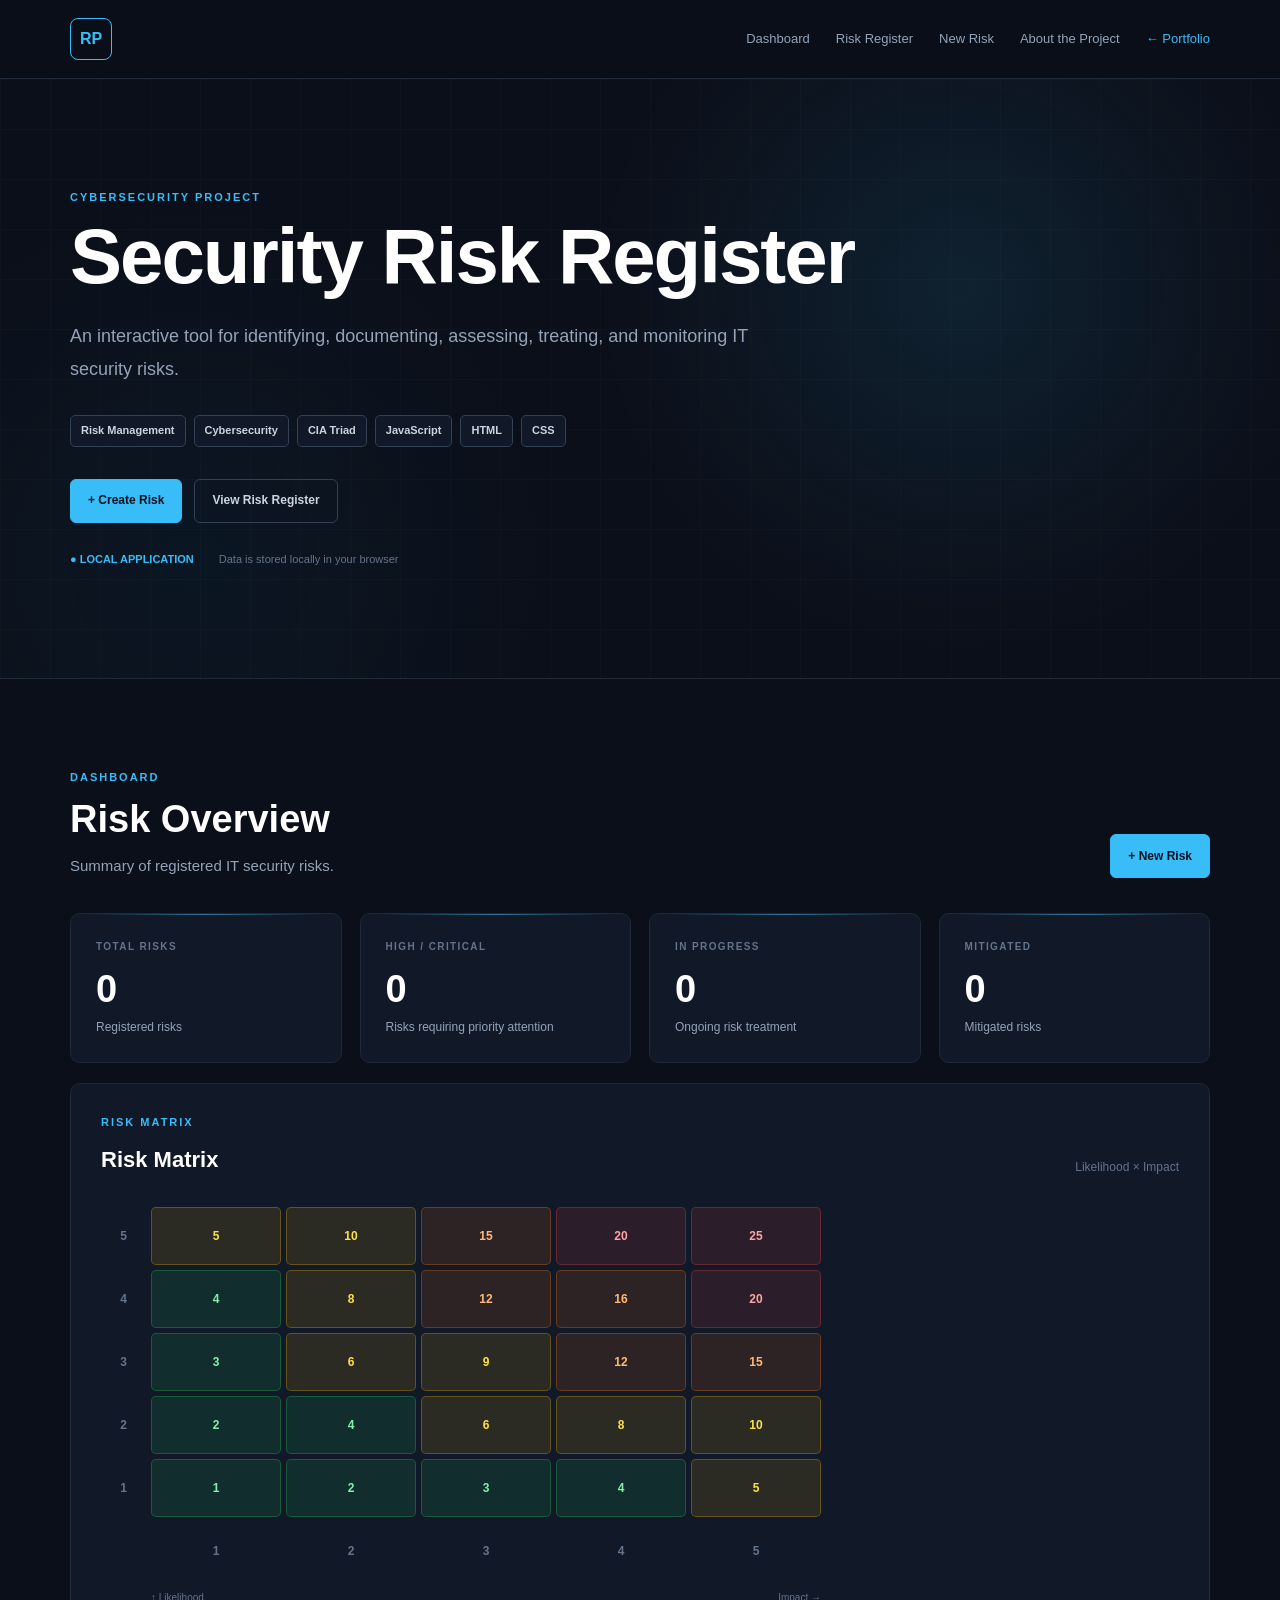
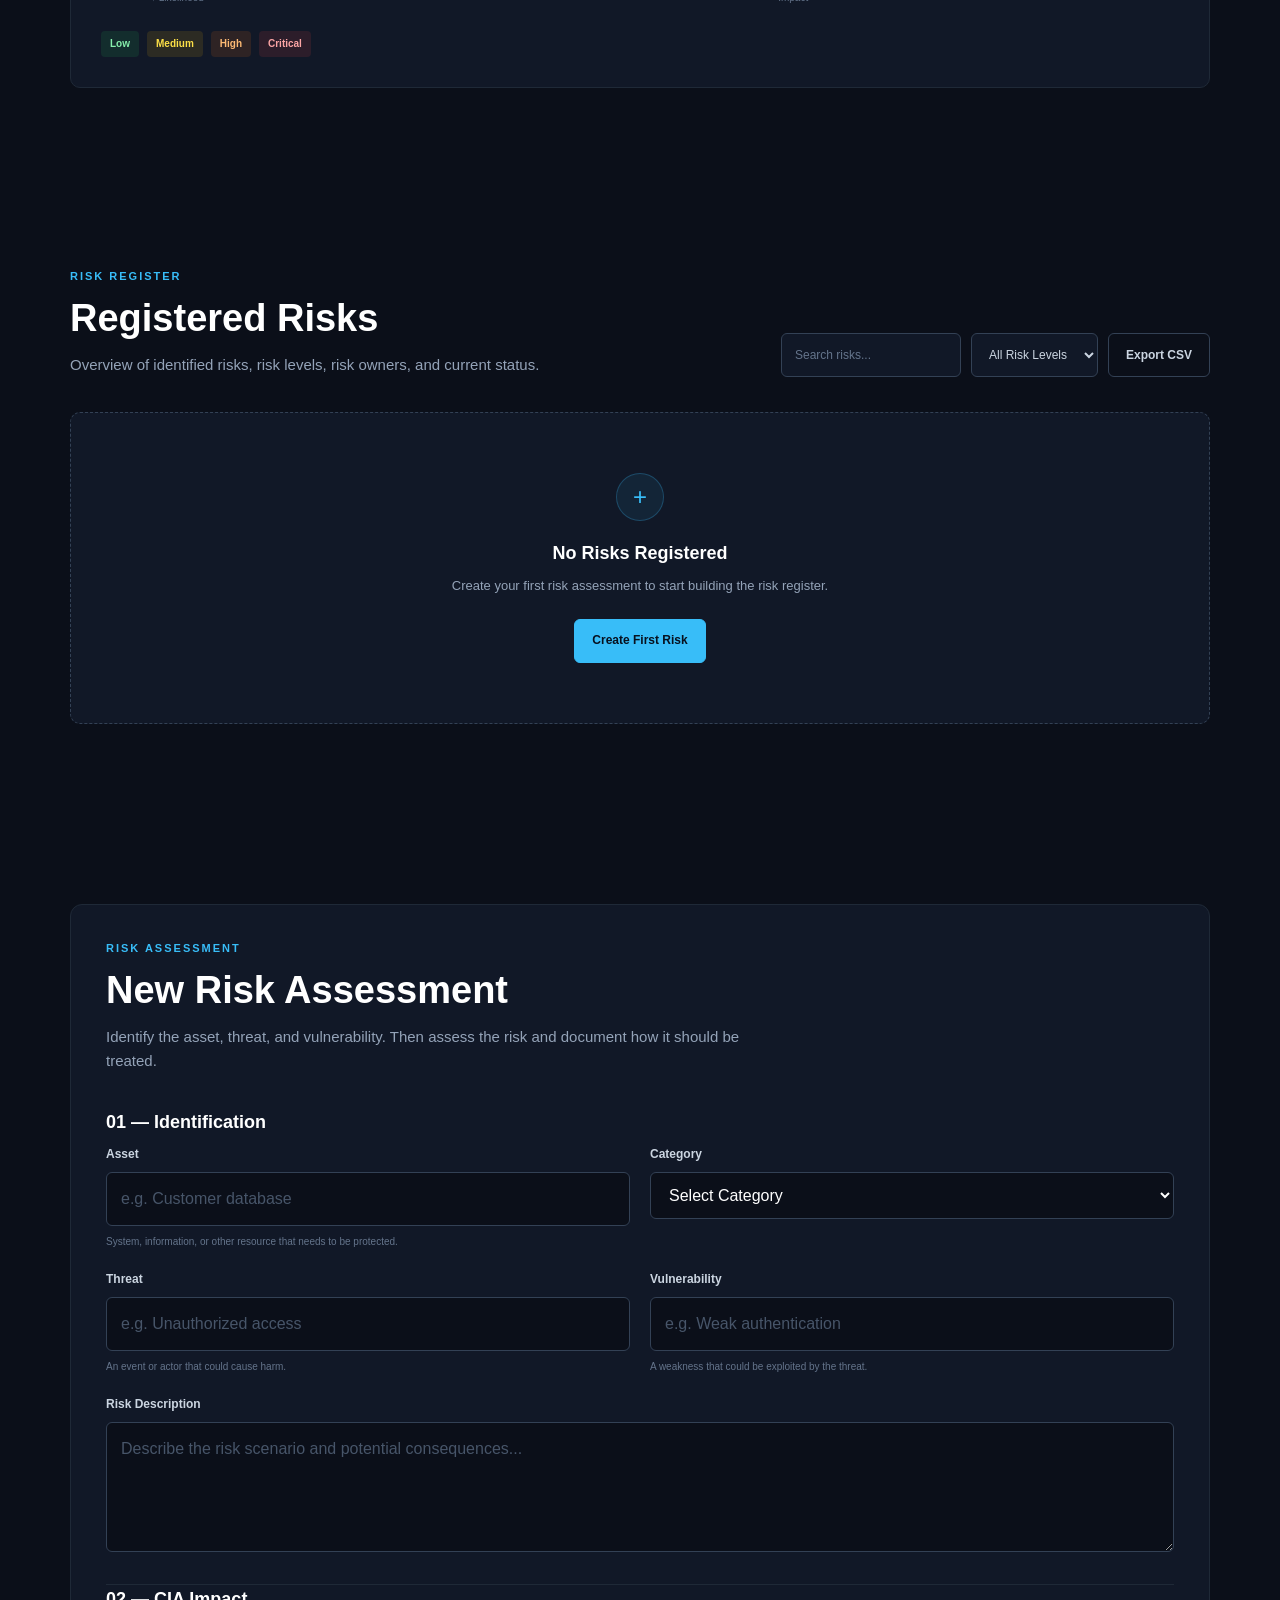
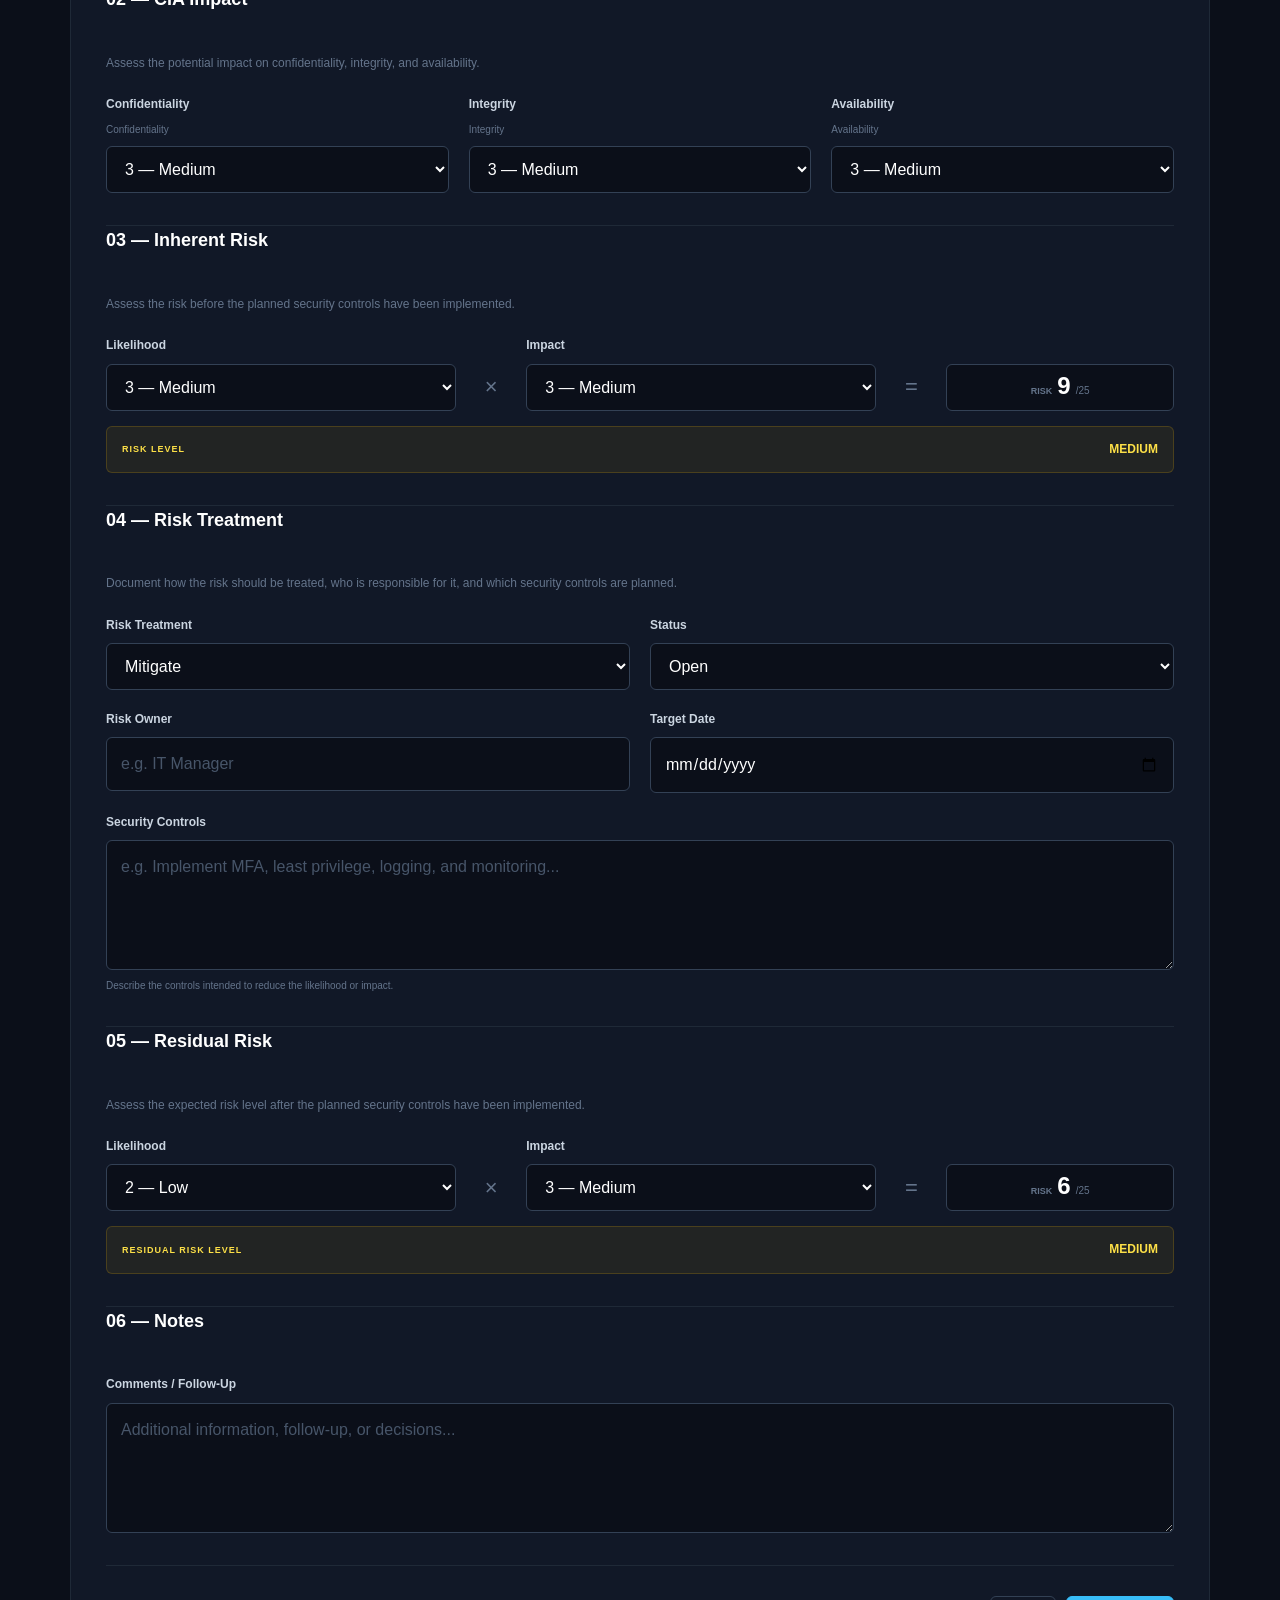
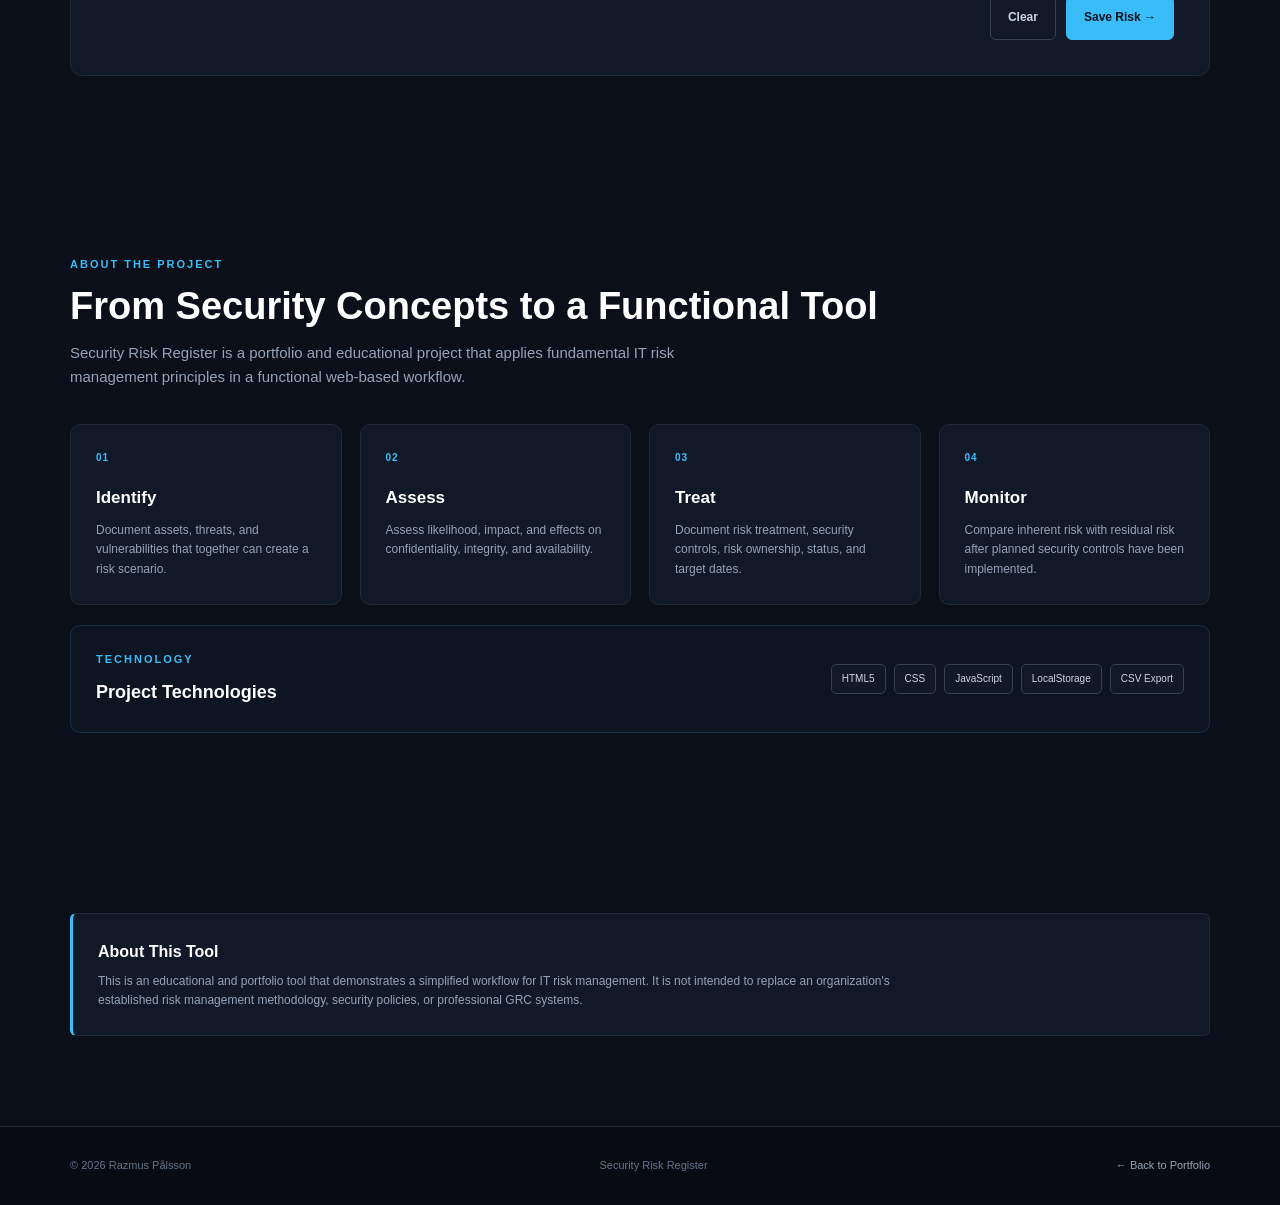
<file: RIAprojekt/risk-register.html>
<!DOCTYPE html>
<html lang="en">

<head>
    <meta charset="UTF-8">

    <meta
        name="viewport"
        content="width=device-width, initial-scale=1.0"
    >

    <meta
        name="description"
        content="Security Risk Register - an interactive tool for identifying, assessing, treating, and monitoring IT security risks."
    >

    <title>Security Risk Register | Razmus Pålsson</title>

    <link rel="stylesheet" href="risk-register.css">
</head>


<body>

    <!-- =====================================================
         HEADER
         ===================================================== -->

    <header class="header">

        <nav class="navbar">

            <a
                href="../index.html"
                class="logo"
                aria-label="Back to portfolio"
            >
                RP
            </a>


            <div class="nav-links">

                <a href="#dashboard">
                    Dashboard
                </a>

                <a href="#risk-register">
                    Risk Register
                </a>

                <a href="#new-risk">
                    New Risk
                </a>

                <a href="#about-project">
                    About the Project
                </a>

                <a
                    href="../index.html"
                    class="portfolio-link"
                >
                    ← Portfolio
                </a>

            </div>

        </nav>

    </header>



    <!-- =====================================================
         MAIN
         ===================================================== -->

    <main>


        <!-- =================================================
             HERO
             ================================================= -->

        <section class="hero">

            <div class="hero-content">

                <p class="section-label">
                    CYBERSECURITY PROJECT
                </p>


                <h1>
                    Security Risk Register
                </h1>


                <p class="hero-description">
                    An interactive tool for identifying,
                    documenting, assessing, treating, and monitoring
                    IT security risks.
                </p>


                <div class="project-tags">

                    <span>Risk Management</span>
                    <span>Cybersecurity</span>
                    <span>CIA Triad</span>
                    <span>JavaScript</span>
                    <span>HTML</span>
                    <span>CSS</span>

                </div>


                <div class="hero-actions">

                    <a
                        href="#new-risk"
                        class="primary-button"
                    >
                        + Create Risk
                    </a>

                    <a
                        href="#risk-register"
                        class="secondary-button"
                    >
                        View Risk Register
                    </a>

                </div>


                <div class="hero-info">

                    <span>
                        ● LOCAL APPLICATION
                    </span>

                    <span>
                        Data is stored locally in your browser
                    </span>

                </div>

            </div>

        </section>



        <!-- =================================================
             DASHBOARD
             ================================================= -->

        <section
            class="section"
            id="dashboard"
        >

            <div class="section-header">

                <div>

                    <p class="section-label">
                        DASHBOARD
                    </p>

                    <h2>
                        Risk Overview
                    </h2>

                    <p class="section-description">
                        Summary of registered
                        IT security risks.
                    </p>

                </div>


                <a
                    href="#new-risk"
                    class="primary-button"
                >
                    + New Risk
                </a>

            </div>



            <!-- DASHBOARD CARDS -->

            <div class="dashboard-grid">


                <article class="dashboard-card">

                    <span class="dashboard-label">
                        TOTAL RISKS
                    </span>

                    <strong id="totalRisks">
                        0
                    </strong>

                    <p>
                        Registered risks
                    </p>

                </article>



                <article class="dashboard-card">

                    <span class="dashboard-label">
                        HIGH / CRITICAL
                    </span>

                    <strong id="highRisks">
                        0
                    </strong>

                    <p>
                        Risks requiring priority attention
                    </p>

                </article>



                <article class="dashboard-card">

                    <span class="dashboard-label">
                        IN PROGRESS
                    </span>

                    <strong id="activeRisks">
                        0
                    </strong>

                    <p>
                        Ongoing risk treatment
                    </p>

                </article>



                <article class="dashboard-card">

                    <span class="dashboard-label">
                        MITIGATED
                    </span>

                    <strong id="mitigatedRisks">
                        0
                    </strong>

                    <p>
                        Mitigated risks
                    </p>

                </article>


            </div>



            <!-- =================================================
                 RISK MATRIX
                 ================================================= -->

            <div class="dashboard-panel">

                <div class="panel-header">

                    <div>

                        <p class="section-label">
                            RISK MATRIX
                        </p>

                        <h3>
                            Risk Matrix
                        </h3>

                    </div>


                    <p>
                        Likelihood × Impact
                    </p>

                </div>


                <div class="risk-matrix-container">

                    <div class="risk-matrix">


                        <!-- ROW 5 -->

                        <div class="matrix-label">5</div>

                        <div class="matrix-cell medium" data-score="5">5</div>
                        <div class="matrix-cell medium" data-score="10">10</div>
                        <div class="matrix-cell high" data-score="15">15</div>
                        <div class="matrix-cell critical" data-score="20">20</div>
                        <div class="matrix-cell critical" data-score="25">25</div>


                        <!-- ROW 4 -->

                        <div class="matrix-label">4</div>

                        <div class="matrix-cell low" data-score="4">4</div>
                        <div class="matrix-cell medium" data-score="8">8</div>
                        <div class="matrix-cell high" data-score="12">12</div>
                        <div class="matrix-cell high" data-score="16">16</div>
                        <div class="matrix-cell critical" data-score="20">20</div>


                        <!-- ROW 3 -->

                        <div class="matrix-label">3</div>

                        <div class="matrix-cell low" data-score="3">3</div>
                        <div class="matrix-cell medium" data-score="6">6</div>
                        <div class="matrix-cell medium" data-score="9">9</div>
                        <div class="matrix-cell high" data-score="12">12</div>
                        <div class="matrix-cell high" data-score="15">15</div>


                        <!-- ROW 2 -->

                        <div class="matrix-label">2</div>

                        <div class="matrix-cell low" data-score="2">2</div>
                        <div class="matrix-cell low" data-score="4">4</div>
                        <div class="matrix-cell medium" data-score="6">6</div>
                        <div class="matrix-cell medium" data-score="8">8</div>
                        <div class="matrix-cell medium" data-score="10">10</div>


                        <!-- ROW 1 -->

                        <div class="matrix-label">1</div>

                        <div class="matrix-cell low" data-score="1">1</div>
                        <div class="matrix-cell low" data-score="2">2</div>
                        <div class="matrix-cell low" data-score="3">3</div>
                        <div class="matrix-cell low" data-score="4">4</div>
                        <div class="matrix-cell medium" data-score="5">5</div>


                        <!-- X AXIS -->

                        <div class="matrix-empty"></div>

                        <div class="matrix-label">1</div>
                        <div class="matrix-label">2</div>
                        <div class="matrix-label">3</div>
                        <div class="matrix-label">4</div>
                        <div class="matrix-label">5</div>


                    </div>


                    <div class="matrix-axis">

                        <span>
                            ↑ Likelihood
                        </span>

                        <span>
                            Impact →
                        </span>

                    </div>

                </div>



                <!-- RISK LEVEL LEGEND -->

                <div class="risk-legend">

                    <span class="legend-item low">
                        Low
                    </span>

                    <span class="legend-item medium">
                        Medium
                    </span>

                    <span class="legend-item high">
                        High
                    </span>

                    <span class="legend-item critical">
                        Critical
                    </span>

                </div>

            </div>

        </section>



        <!-- =================================================
             RISK REGISTER
             ================================================= -->

        <section
            class="section"
            id="risk-register"
        >

            <div class="section-header">

                <div>

                    <p class="section-label">
                        RISK REGISTER
                    </p>

                    <h2>
                        Registered Risks
                    </h2>

                    <p class="section-description">
                        Overview of identified risks, risk levels,
                        risk owners, and current status.
                    </p>

                </div>



                <div class="register-actions">


                    <!-- SEARCH -->

                    <label
                        for="riskSearch"
                        class="visually-hidden"
                    >
                        Search Risks
                    </label>

                    <input
                        type="search"
                        id="riskSearch"
                        placeholder="Search risks..."
                    >



                    <!-- FILTER -->

                    <label
                        for="riskFilter"
                        class="visually-hidden"
                    >
                        Filter Risk Level
                    </label>

                    <select id="riskFilter">

                        <option value="all">
                            All Risk Levels
                        </option>

                        <option value="critical">
                            Critical
                        </option>

                        <option value="high">
                            High
                        </option>

                        <option value="medium">
                            Medium
                        </option>

                        <option value="low">
                            Low
                        </option>

                    </select>



                    <!-- EXPORT -->

                    <button
                        type="button"
                        class="secondary-button"
                        id="exportRisks"
                    >
                        Export CSV
                    </button>


                </div>

            </div>



            <!-- RISK TABLE -->

            <div
                class="table-wrapper"
                id="tableWrapper"
                hidden
            >

                <table class="risk-table">

                    <thead>

                        <tr>

                            <th>ID</th>
                            <th>Asset</th>
                            <th>Threat</th>
                            <th>Risk</th>
                            <th>Risk Level</th>
                            <th>Risk Owner</th>
                            <th>Status</th>
                            <th>Residual Risk</th>
                            <th>Manage</th>

                        </tr>

                    </thead>


                    <tbody id="riskTableBody">

                        <!-- Risks are added with JavaScript -->

                    </tbody>

                </table>

            </div>



            <!-- EMPTY STATE -->

            <div
                class="empty-state"
                id="emptyState"
            >

                <div class="empty-icon">
                    +
                </div>

                <h3>
                    No Risks Registered
                </h3>

                <p>
                    Create your first risk assessment to
                    start building the risk register.
                </p>

                <a
                    href="#new-risk"
                    class="primary-button"
                >
                    Create First Risk
                </a>

            </div>

        </section>



        <!-- =================================================
             NEW RISK
             ================================================= -->

        <section
            class="section"
            id="new-risk"
        >

            <div class="form-container">


                <div class="section-header">

                    <div>

                        <p class="section-label">
                            RISK ASSESSMENT
                        </p>

                        <h2 id="formTitle">
                            New Risk Assessment
                        </h2>

                        <p class="section-description">
                            Identify the asset, threat, and vulnerability.
                            Then assess the risk and document how it
                            should be treated.
                        </p>

                    </div>

                </div>



                <form id="riskForm">


                    <!-- Hidden field used when editing -->

                    <input
                        type="hidden"
                        id="editingRiskId"
                        value=""
                    >



                    <!-- =====================================
                         01 IDENTIFICATION
                         ===================================== -->

                    <fieldset>

                        <legend>
                            01 — Identification
                        </legend>


                        <div class="form-grid">


                            <!-- ASSET -->

                            <div class="form-group">

                                <label for="asset">
                                    Asset
                                </label>

                                <input
                                    type="text"
                                    id="asset"
                                    name="asset"
                                    placeholder="e.g. Customer database"
                                    required
                                >

                                <small>
                                    System, information, or other resource
                                    that needs to be protected.
                                </small>

                            </div>



                            <!-- CATEGORY -->

                            <div class="form-group">

                                <label for="category">
                                    Category
                                </label>

                                <select
                                    id="category"
                                    name="category"
                                    required
                                >

                                    <option value="">
                                        Select Category
                                    </option>

                                    <option value="Data">
                                        Data
                                    </option>

                                    <option value="System">
                                        System
                                    </option>

                                    <option value="Nätverk">
                                        Network
                                    </option>

                                    <option value="Personal">
                                        Personnel
                                    </option>

                                    <option value="Fysisk tillgång">
                                        Physical Asset
                                    </option>

                                    <option value="Tredjepart">
                                        Third Party
                                    </option>

                                    <option value="Annan">
                                        Other
                                    </option>

                                </select>

                            </div>



                            <!-- THREAT -->

                            <div class="form-group">

                                <label for="threat">
                                    Threat
                                </label>

                                <input
                                    type="text"
                                    id="threat"
                                    name="threat"
                                    placeholder="e.g. Unauthorized access"
                                    required
                                >

                                <small>
                                    An event or actor that could cause harm.
                                </small>

                            </div>



                            <!-- VULNERABILITY -->

                            <div class="form-group">

                                <label for="vulnerability">
                                    Vulnerability
                                </label>

                                <input
                                    type="text"
                                    id="vulnerability"
                                    name="vulnerability"
                                    placeholder="e.g. Weak authentication"
                                    required
                                >

                                <small>
                                    A weakness that could be exploited by the threat.
                                </small>

                            </div>


                        </div>



                        <!-- DESCRIPTION -->

                        <div class="form-group full-width">

                            <label for="description">
                                Risk Description
                            </label>

                            <textarea
                                id="description"
                                name="description"
                                rows="4"
                                placeholder="Describe the risk scenario and potential consequences..."
                                required
                            ></textarea>

                        </div>

                    </fieldset>



                    <!-- =====================================
                         02 CIA
                         ===================================== -->

                    <fieldset>

                        <legend>
                            02 — CIA Impact
                        </legend>


                        <p class="form-help">
                            Assess the potential impact on
                            confidentiality, integrity, and availability.
                        </p>


                        <div class="cia-input-grid">


                            <!-- CONFIDENTIALITY -->

                            <div class="form-group">

                                <label for="confidentiality">
                                    Confidentiality
                                </label>

                                <span class="input-description">
                                    Confidentiality
                                </span>

                                <select
                                    id="confidentiality"
                                    name="confidentiality"
                                >

                                    <option value="1">
                                        1 — Very Low
                                    </option>

                                    <option value="2">
                                        2 — Low
                                    </option>

                                    <option
                                        value="3"
                                        selected
                                    >
                                        3 — Medium
                                    </option>

                                    <option value="4">
                                        4 — High
                                    </option>

                                    <option value="5">
                                        5 — Critical
                                    </option>

                                </select>

                            </div>



                            <!-- INTEGRITY -->

                            <div class="form-group">

                                <label for="integrity">
                                    Integrity
                                </label>

                                <span class="input-description">
                                    Integrity
                                </span>

                                <select
                                    id="integrity"
                                    name="integrity"
                                >

                                    <option value="1">
                                        1 — Very Low
                                    </option>

                                    <option value="2">
                                        2 — Low
                                    </option>

                                    <option
                                        value="3"
                                        selected
                                    >
                                        3 — Medium
                                    </option>

                                    <option value="4">
                                        4 — High
                                    </option>

                                    <option value="5">
                                        5 — Critical
                                    </option>

                                </select>

                            </div>



                            <!-- AVAILABILITY -->

                            <div class="form-group">

                                <label for="availability">
                                    Availability
                                </label>

                                <span class="input-description">
                                    Availability
                                </span>

                                <select
                                    id="availability"
                                    name="availability"
                                >

                                    <option value="1">
                                        1 — Very Low
                                    </option>

                                    <option value="2">
                                        2 — Low
                                    </option>

                                    <option
                                        value="3"
                                        selected
                                    >
                                        3 — Medium
                                    </option>

                                    <option value="4">
                                        4 — High
                                    </option>

                                    <option value="5">
                                        5 — Critical
                                    </option>

                                </select>

                            </div>


                        </div>

                    </fieldset>



                    <!-- =====================================
                         03 INHERENT RISK
                         ===================================== -->

                    <fieldset>

                        <legend>
                            03 — Inherent Risk
                        </legend>


                        <p class="form-help">
                            Assess the risk before the planned
                            security controls have been implemented.
                        </p>


                        <div class="risk-input-grid">


                            <!-- LIKELIHOOD -->

                            <div class="form-group">

                                <label for="likelihood">
                                    Likelihood
                                </label>

                                <select
                                    id="likelihood"
                                    name="likelihood"
                                    required
                                >

                                    <option value="1">
                                        1 — Very Low
                                    </option>

                                    <option value="2">
                                        2 — Low
                                    </option>

                                    <option
                                        value="3"
                                        selected
                                    >
                                        3 — Medium
                                    </option>

                                    <option value="4">
                                        4 — High
                                    </option>

                                    <option value="5">
                                        5 — Very High
                                    </option>

                                </select>

                            </div>


                            <div class="operator">
                                ×
                            </div>



                            <!-- IMPACT -->

                            <div class="form-group">

                                <label for="impact">
                                    Impact
                                </label>

                                <select
                                    id="impact"
                                    name="impact"
                                    required
                                >

                                    <option value="1">
                                        1 — Very Low
                                    </option>

                                    <option value="2">
                                        2 — Low
                                    </option>

                                    <option
                                        value="3"
                                        selected
                                    >
                                        3 — Medium
                                    </option>

                                    <option value="4">
                                        4 — High
                                    </option>

                                    <option value="5">
                                        5 — Critical
                                    </option>

                                </select>

                            </div>


                            <div class="operator">
                                =
                            </div>



                            <!-- SCORE -->

                            <div class="calculated-risk">

                                <span>
                                    RISK
                                </span>

                                <strong id="inherentRiskScore">
                                    9
                                </strong>

                                <small>
                                    /25
                                </small>

                            </div>

                        </div>



                        <!-- RESULT -->

                        <div
                            class="risk-result medium"
                            id="inherentRiskResult"
                        >

                            <span>
                                RISK LEVEL
                            </span>

                            <strong id="inherentRiskLevel">
                                MEDIUM
                            </strong>

                        </div>

                    </fieldset>



                    <!-- =====================================
                         04 RISK TREATMENT
                         ===================================== -->

                    <fieldset>

                        <legend>
                            04 — Risk Treatment
                        </legend>


                        <p class="form-help">
                            Document how the risk should be treated,
                            who is responsible for it, and which
                            security controls are planned.
                        </p>


                        <div class="form-grid">


                            <!-- TREATMENT -->

                            <div class="form-group">

                                <label for="treatment">
                                    Risk Treatment
                                </label>

                                <select
                                    id="treatment"
                                    name="treatment"
                                    required
                                >

                                    <option value="Mitigate">
                                     Mitigate
                                    </option>

                                    <option value="Avoid">
                                        Avoid
                                    </option>

                                    <option value="Transfer">
                                        Transfer
                                    </option>

                                    <option value="Accept">
                                    Accept
                                    </option>

                                </select>

                            </div>



                            <!-- STATUS -->

                            <div class="form-group">

                                <label for="status">
                                    Status
                                </label>

                                <select
                                    id="status"
                                    name="status"
                                    required
                                >

                                    <option value="Open">
                                        Open
                                    </option>

                                    <option value="In Progress">
                                         In Progress
                                    </option>

                                    <option value="Mitigated">
                                         Mitigated
                                    </option>

                                    <option value="Accepted">
                                    Accepted
                                    </option>

                                </select>

                            </div>



                            <!-- OWNER -->

                            <div class="form-group">

                                <label for="owner">
                                    Risk Owner
                                </label>

                                <input
                                    type="text"
                                    id="owner"
                                    name="owner"
                                    placeholder="e.g. IT Manager"
                                    required
                                >

                            </div>



                            <!-- DEADLINE -->

                            <div class="form-group">

                                <label for="deadline">
                                    Target Date
                                </label>

                                <input
                                    type="date"
                                    id="deadline"
                                    name="deadline"
                                >

                            </div>


                        </div>



                        <!-- CONTROLS -->

                        <div class="form-group full-width">

                            <label for="controls">
                                Security Controls
                            </label>

                            <textarea
                                id="controls"
                                name="controls"
                                rows="4"
                                placeholder="e.g. Implement MFA, least privilege, logging, and monitoring..."
                                required
                            ></textarea>

                            <small>
                                Describe the controls intended to reduce
                                the likelihood or impact.
                            </small>

                        </div>

                    </fieldset>



                    <!-- =====================================
                         05 RESIDUAL RISK
                         ===================================== -->

                    <fieldset>

                        <legend>
                            05 — Residual Risk
                        </legend>


                        <p class="form-help">
                            Assess the expected risk level after
                            the planned security controls have
                            been implemented.
                        </p>


                        <div class="risk-input-grid">


                            <!-- RESIDUAL LIKELIHOOD -->

                            <div class="form-group">

                                <label for="residualLikelihood">
                                    Likelihood
                                </label>

                                <select
                                    id="residualLikelihood"
                                    name="residualLikelihood"
                                    required
                                >

                                    <option value="1">
                                        1 — Very Low
                                    </option>

                                    <option
                                        value="2"
                                        selected
                                    >
                                        2 — Low
                                    </option>

                                    <option value="3">
                                        3 — Medium
                                    </option>

                                    <option value="4">
                                        4 — High
                                    </option>

                                    <option value="5">
                                        5 — Very High
                                    </option>

                                </select>

                            </div>


                            <div class="operator">
                                ×
                            </div>



                            <!-- RESIDUAL IMPACT -->

                            <div class="form-group">

                                <label for="residualImpact">
                                    Impact
                                </label>

                                <select
                                    id="residualImpact"
                                    name="residualImpact"
                                    required
                                >

                                    <option value="1">
                                        1 — Very Low
                                    </option>

                                    <option value="2">
                                        2 — Low
                                    </option>

                                    <option
                                        value="3"
                                        selected
                                    >
                                        3 — Medium
                                    </option>

                                    <option value="4">
                                        4 — High
                                    </option>

                                    <option value="5">
                                        5 — Critical
                                    </option>

                                </select>

                            </div>


                            <div class="operator">
                                =
                            </div>



                            <!-- RESIDUAL SCORE -->

                            <div class="calculated-risk">

                                <span>
                                    RISK
                                </span>

                                <strong id="residualRiskScore">
                                    6
                                </strong>

                                <small>
                                    /25
                                </small>

                            </div>

                        </div>



                        <!-- RESIDUAL RESULT -->

                        <div
                            class="risk-result medium"
                            id="residualRiskResult"
                        >

                            <span>
                                RESIDUAL RISK LEVEL
                            </span>

                            <strong id="residualRiskLevel">
                                MEDIUM
                            </strong>

                        </div>

                    </fieldset>



                    <!-- =====================================
                         NOTES
                         ===================================== -->

                    <fieldset>

                        <legend>
                            06 — Notes
                        </legend>


                        <div class="form-group">

                            <label for="notes">
                                Comments / Follow-Up
                            </label>

                            <textarea
                                id="notes"
                                name="notes"
                                rows="4"
                                placeholder="Additional information, follow-up, or decisions..."
                            ></textarea>

                        </div>

                    </fieldset>



                    <!-- =====================================
                         FORM ACTIONS
                         ===================================== -->

                    <div class="form-actions">


                        <button
                            type="reset"
                            class="secondary-button"
                            id="resetRisk"
                        >
                            Clear
                        </button>


                        <button
                            type="button"
                            class="secondary-button"
                            id="cancelEdit"
                            hidden
                        >
                            Cancel Editing
                        </button>


                        <button
                            type="submit"
                            class="primary-button"
                            id="saveRisk"
                        >
                            Save Risk →
                        </button>


                    </div>

                </form>

            </div>

        </section>



        <!-- =================================================
             ABOUT PROJECT
             ================================================= -->

        <section
            class="section"
            id="about-project"
        >

            <p class="section-label">
                ABOUT THE PROJECT
            </p>


            <h2>
                From Security Concepts to a Functional Tool
            </h2>


            <p class="section-description about-description">
                Security Risk Register is a portfolio and educational
                project that applies fundamental IT risk management
                principles in a functional web-based workflow.
            </p>



            <div class="about-grid">


                <article class="about-card">

                    <span class="card-number">
                        01
                    </span>

                    <h3>
                        Identify
                    </h3>

                    <p>
                        Document assets, threats, and vulnerabilities
                        that together can create a risk scenario.
                    </p>

                </article>



                <article class="about-card">

                    <span class="card-number">
                        02
                    </span>

                    <h3>
                        Assess
                    </h3>

                    <p>
                        Assess likelihood, impact, and effects on
                        confidentiality, integrity, and availability.
                    </p>

                </article>



                <article class="about-card">

                    <span class="card-number">
                        03
                    </span>

                    <h3>
                        Treat
                    </h3>

                    <p>
                        Document risk treatment, security controls,
                        risk ownership, status, and target dates.
                    </p>

                </article>



                <article class="about-card">

                    <span class="card-number">
                        04
                    </span>

                    <h3>
                        Monitor
                    </h3>

                    <p>
                        Compare inherent risk with residual risk
                        after planned security controls have been
                        implemented.
                    </p>

                </article>


            </div>



            <!-- TECHNOLOGY -->

            <div class="technology-box">

                <div>

                    <p class="section-label">
                        TECHNOLOGY
                    </p>

                    <h3>
                        Project Technologies
                    </h3>

                </div>


                <div class="technology-tags">

                    <span>
                        HTML5
                    </span>

                    <span>
                        CSS
                    </span>

                    <span>
                        JavaScript
                    </span>

                    <span>
                        LocalStorage
                    </span>

                    <span>
                        CSV Export
                    </span>

                </div>

            </div>

        </section>



        <!-- =================================================
             PROJECT LIMITATION
             ================================================= -->

        <section class="section">

            <div class="disclaimer">

                <strong>
                    About This Tool
                </strong>

                <p>
                    This is an educational and portfolio tool that
                    demonstrates a simplified workflow for IT risk
                    management. It is not intended to replace an
                    organization's established risk management
                    methodology, security policies, or professional
                    GRC systems.
                </p>

            </div>

        </section>


    </main>



    <!-- =====================================================
         FOOTER
         ===================================================== -->

    <footer>

        <div class="footer-content">

            <p>
                © 2026 Razmus Pålsson
            </p>


            <p>
                Security Risk Register
            </p>


            <a href="../index.html">
                ← Back to Portfolio
            </a>

        </div>

    </footer>



    <!-- =====================================================
         JAVASCRIPT FILE
         ===================================================== -->

    <script src="risk-register.js"></script>

</body>

</html>
</file>
<file: RIAprojekt/risk-register.css>
/* =========================================================
   SECURITY RISK REGISTER
   risk-register.css
   ========================================================= */


/* =========================
   1. RESET
   ========================= */

* {
    box-sizing: border-box;
    margin: 0;
    padding: 0;
}

html {
    scroll-behavior: smooth;
}

body {
    min-height: 100vh;
    background: #0b0f19;
    color: #e5e7eb;
    font-family: Arial, Helvetica, sans-serif;
    line-height: 1.6;
}

button,
input,
select,
textarea {
    font: inherit;
}

button,
select {
    cursor: pointer;
}

a {
    color: inherit;
}

[hidden] {
    display: none !important;
}


/* =========================
   2. ACCESSIBILITY
   ========================= */

.visually-hidden {
    position: absolute;
    width: 1px;
    height: 1px;
    padding: 0;
    margin: -1px;
    overflow: hidden;
    clip: rect(0, 0, 0, 0);
    white-space: nowrap;
    border: 0;
}


/* =========================
   3. HEADER / NAVIGATION
   ========================= */

.header {
    position: sticky;
    top: 0;
    z-index: 1000;

    background: rgba(11, 15, 25, 0.94);
    border-bottom: 1px solid #1f2937;
    backdrop-filter: blur(14px);
}

.navbar {
    width: 100%;
    max-width: 1200px;

    margin: 0 auto;
    padding: 18px 30px;

    display: flex;
    justify-content: space-between;
    align-items: center;

    gap: 30px;
}

.logo {
    display: flex;
    justify-content: center;
    align-items: center;

    width: 42px;
    height: 42px;

    border: 1px solid #38bdf8;
    border-radius: 8px;

    color: #38bdf8;

    font-size: 16px;
    font-weight: 700;

    text-decoration: none;

    transition: 0.2s ease;
}

.logo:hover {
    background: rgba(56, 189, 248, 0.1);
}

.nav-links {
    display: flex;
    align-items: center;
    gap: 26px;
}

.nav-links a {
    color: #94a3b8;

    font-size: 13px;
    font-weight: 500;

    text-decoration: none;

    transition: 0.2s ease;
}

.nav-links a:hover {
    color: #ffffff;
}

.nav-links .portfolio-link {
    color: #38bdf8;
}


/* =========================
   4. GENERAL LAYOUT
   ========================= */

.section {
    width: 100%;
    max-width: 1200px;

    margin: 0 auto;
    padding: 90px 30px;
}

.section-label {
    margin-bottom: 10px;

    color: #38bdf8;

    font-size: 11px;
    font-weight: 700;

    letter-spacing: 2px;
}

.section h2 {
    color: #ffffff;

    font-size: clamp(28px, 4vw, 38px);
    line-height: 1.2;
}

.section-description {
    max-width: 680px;

    margin-top: 12px;

    color: #94a3b8;

    font-size: 15px;
}

.section-header {
    display: flex;
    justify-content: space-between;
    align-items: flex-end;

    gap: 30px;

    margin-bottom: 35px;
}


/* =========================
   5. HERO
   ========================= */

.hero {
    position: relative;

    min-height: 570px;

    display: flex;
    align-items: center;

    overflow: hidden;

    border-bottom: 1px solid #1f2937;

    background:
        radial-gradient(
            circle at 75% 35%,
            rgba(56, 189, 248, 0.10),
            transparent 35%
        ),
        radial-gradient(
            circle at 15% 80%,
            rgba(14, 165, 233, 0.05),
            transparent 30%
        ),
        #0b0f19;
}

.hero::after {
    content: "";

    position: absolute;
    inset: 0;

    pointer-events: none;

    background-image:
        linear-gradient(
            rgba(255, 255, 255, 0.015) 1px,
            transparent 1px
        ),
        linear-gradient(
            90deg,
            rgba(255, 255, 255, 0.015) 1px,
            transparent 1px
        );

    background-size: 50px 50px;
}

.hero-content {
    position: relative;
    z-index: 1;

    width: 100%;
    max-width: 1200px;

    margin: 0 auto;
    padding: 110px 30px;
}

.hero h1 {
    max-width: 900px;

    margin-bottom: 24px;

    color: #ffffff;

    font-size: clamp(46px, 7vw, 78px);
    font-weight: 700;
    line-height: 1.02;

    letter-spacing: -2px;
}

.hero-description {
    max-width: 720px;

    color: #94a3b8;

    font-size: 18px;
    line-height: 1.8;
}

.project-tags {
    display: flex;
    flex-wrap: wrap;

    gap: 8px;

    margin-top: 30px;
}

.project-tags span {
    padding: 6px 10px;

    background: #111827;

    border: 1px solid #334155;
    border-radius: 5px;

    color: #cbd5e1;

    font-size: 11px;
    font-weight: 600;
}

.hero-actions {
    display: flex;
    flex-wrap: wrap;

    gap: 12px;

    margin-top: 32px;
}

.hero-info {
    display: flex;
    flex-wrap: wrap;

    gap: 25px;

    margin-top: 28px;

    color: #64748b;

    font-size: 11px;
}

.hero-info span:first-child {
    color: #38bdf8;
    font-weight: 700;
}


/* =========================
   6. BUTTONS
   ========================= */

.primary-button,
.secondary-button {
    min-height: 44px;

    display: inline-flex;
    justify-content: center;
    align-items: center;

    padding: 11px 17px;

    border-radius: 6px;

    font-size: 12px;
    font-weight: 700;

    text-decoration: none;

    transition:
        background 0.2s ease,
        border-color 0.2s ease,
        color 0.2s ease,
        transform 0.2s ease;
}

.primary-button {
    background: #38bdf8;
    color: #07111f;

    border: 1px solid #38bdf8;
}

.primary-button:hover {
    background: #7dd3fc;
    border-color: #7dd3fc;

    transform: translateY(-1px);
}

.secondary-button {
    background: transparent;
    color: #cbd5e1;

    border: 1px solid #334155;
}

.secondary-button:hover {
    color: #ffffff;

    border-color: #38bdf8;

    background: rgba(56, 189, 248, 0.05);
}


/* =========================
   7. DASHBOARD
   ========================= */

.dashboard-grid {
    display: grid;
    grid-template-columns: repeat(4, 1fr);

    gap: 18px;
}

.dashboard-card {
    position: relative;

    min-width: 0;

    padding: 25px;

    background: #111827;

    border: 1px solid #1f2937;
    border-radius: 10px;

    transition:
        transform 0.2s ease,
        border-color 0.2s ease;
}

.dashboard-card:hover {
    transform: translateY(-3px);

    border-color: #334155;
}

.dashboard-card::before {
    content: "";

    position: absolute;

    top: 0;
    left: 20px;
    right: 20px;

    height: 1px;

    background: linear-gradient(
        90deg,
        transparent,
        rgba(56, 189, 248, 0.55),
        transparent
    );
}

.dashboard-label {
    display: block;

    margin-bottom: 15px;

    color: #64748b;

    font-size: 10px;
    font-weight: 700;

    letter-spacing: 1.4px;
}

.dashboard-card strong {
    display: block;

    margin-bottom: 10px;

    color: #ffffff;

    font-size: 38px;
    line-height: 1;
}

.dashboard-card p {
    color: #94a3b8;

    font-size: 12px;
}


/* =========================
   8. DASHBOARD PANEL
   ========================= */

.dashboard-panel {
    margin-top: 20px;
    padding: 30px;

    background: #111827;

    border: 1px solid #1f2937;
    border-radius: 10px;
}

.panel-header {
    display: flex;
    justify-content: space-between;
    align-items: flex-end;

    gap: 20px;

    margin-bottom: 30px;
}

.panel-header h3 {
    color: #ffffff;

    font-size: 22px;
}

.panel-header > p {
    color: #64748b;

    font-size: 12px;
}


/* =========================
   9. RISK MATRIX
   ========================= */

.risk-matrix-container {
    width: 100%;
    max-width: 720px;
}

.risk-matrix {
    display: grid;

    grid-template-columns:
        45px
        repeat(5, minmax(60px, 1fr));

    gap: 5px;
}

.matrix-cell,
.matrix-label {
    min-height: 58px;

    display: flex;
    justify-content: center;
    align-items: center;

    border-radius: 5px;

    font-size: 12px;
    font-weight: 700;
}

.matrix-label {
    color: #64748b;
}

.matrix-empty {
    min-height: 40px;
}

.matrix-cell {
    border: 1px solid transparent;

    transition:
        transform 0.15s ease,
        filter 0.15s ease;
}

.matrix-cell:hover {
    transform: scale(1.04);
    filter: brightness(1.15);
}

.matrix-cell.low {
    background: rgba(34, 197, 94, 0.12);
    border-color: rgba(34, 197, 94, 0.30);

    color: #86efac;
}

.matrix-cell.medium {
    background: rgba(234, 179, 8, 0.12);
    border-color: rgba(234, 179, 8, 0.30);

    color: #fde047;
}

.matrix-cell.high {
    background: rgba(249, 115, 22, 0.12);
    border-color: rgba(249, 115, 22, 0.30);

    color: #fdba74;
}

.matrix-cell.critical {
    background: rgba(239, 68, 68, 0.12);
    border-color: rgba(239, 68, 68, 0.30);

    color: #fca5a5;
}

.matrix-axis {
    display: flex;
    justify-content: space-between;

    margin-top: 10px;
    margin-left: 50px;

    color: #64748b;

    font-size: 10px;
}

.risk-legend {
    display: flex;
    flex-wrap: wrap;

    gap: 8px;

    margin-top: 25px;
}

.legend-item {
    padding: 5px 9px;

    border-radius: 4px;

    font-size: 10px;
    font-weight: 700;
}

.legend-item.low {
    background: rgba(34, 197, 94, 0.12);
    color: #86efac;
}

.legend-item.medium {
    background: rgba(234, 179, 8, 0.12);
    color: #fde047;
}

.legend-item.high {
    background: rgba(249, 115, 22, 0.12);
    color: #fdba74;
}

.legend-item.critical {
    background: rgba(239, 68, 68, 0.12);
    color: #fca5a5;
}


/* =========================
   10. REGISTER CONTROLS
   ========================= */

.register-actions {
    display: flex;
    align-items: center;

    gap: 10px;
}

.register-actions input,
.register-actions select {
    min-height: 44px;

    padding: 0 13px;

    background: #111827;
    color: #cbd5e1;

    border: 1px solid #334155;
    border-radius: 6px;

    outline: none;

    font-size: 12px;
}

.register-actions input {
    width: 180px;
}

.register-actions input::placeholder {
    color: #64748b;
}

.register-actions input:focus,
.register-actions select:focus {
    border-color: #38bdf8;
}


/* =========================
   11. RISK TABLE
   ========================= */

.table-wrapper {
    width: 100%;

    overflow-x: auto;

    background: #111827;

    border: 1px solid #1f2937;
    border-radius: 10px;
}

.risk-table {
    width: 100%;
    min-width: 1000px;

    border-collapse: collapse;
}

.risk-table th {
    padding: 15px;

    background: rgba(255, 255, 255, 0.01);

    color: #64748b;

    border-bottom: 1px solid #1f2937;

    font-size: 10px;
    font-weight: 700;

    letter-spacing: 1px;

    text-align: left;
    white-space: nowrap;
}

.risk-table td {
    padding: 15px;

    color: #cbd5e1;

    border-bottom: 1px solid #1f2937;

    font-size: 12px;
    vertical-align: middle;
}

.risk-table tbody tr {
    transition: background 0.15s ease;
}

.risk-table tbody tr:hover {
    background: rgba(56, 189, 248, 0.03);
}

.risk-table tbody tr:last-child td {
    border-bottom: none;
}


/* =========================
   12. RISK BADGES
   ========================= */

.risk-badge {
    display: inline-block;

    padding: 5px 8px;

    border-radius: 4px;

    font-size: 9px;
    font-weight: 700;

    letter-spacing: 0.5px;
}

.risk-badge.low {
    background: rgba(34, 197, 94, 0.12);
    color: #86efac;
}

.risk-badge.medium {
    background: rgba(234, 179, 8, 0.12);
    color: #fde047;
}

.risk-badge.high {
    background: rgba(249, 115, 22, 0.12);
    color: #fdba74;
}

.risk-badge.critical {
    background: rgba(239, 68, 68, 0.12);
    color: #fca5a5;
}


/* =========================
   13. TABLE ACTION BUTTONS
   ========================= */

.table-action {
    padding: 6px 9px;

    background: transparent;
    color: #94a3b8;

    border: 1px solid #334155;
    border-radius: 4px;

    font-size: 10px;

    transition: 0.2s ease;
}

.table-action:hover {
    color: #ffffff;
    border-color: #38bdf8;
}

.table-action.delete:hover {
    color: #fca5a5;
    border-color: #ef4444;

    background: rgba(239, 68, 68, 0.05);
}

.table-actions {
    display: flex;

    gap: 6px;
}


/* =========================
   14. EMPTY STATE
   ========================= */

.empty-state {
    padding: 60px 25px;

    background: #111827;

    border: 1px dashed #334155;
    border-radius: 10px;

    text-align: center;
}

.empty-icon {
    width: 48px;
    height: 48px;

    display: flex;
    justify-content: center;
    align-items: center;

    margin: 0 auto 18px;

    background: rgba(56, 189, 248, 0.08);

    border: 1px solid rgba(56, 189, 248, 0.25);
    border-radius: 50%;

    color: #38bdf8;

    font-size: 24px;
}

.empty-state h3 {
    margin-bottom: 8px;

    color: #ffffff;

    font-size: 18px;
}

.empty-state p {
    max-width: 450px;

    margin: 0 auto 22px;

    color: #94a3b8;

    font-size: 13px;
}


/* =========================
   15. FORM CONTAINER
   ========================= */

.form-container {
    padding: 35px;

    background: #111827;

    border: 1px solid #1f2937;
    border-radius: 12px;
}

fieldset {
    padding: 32px 0;

    border: 0;
    border-bottom: 1px solid #1f2937;
}

fieldset:first-of-type {
    padding-top: 0;
}

legend {
    width: 100%;

    margin-bottom: 8px;

    color: #ffffff;

    font-size: 18px;
    font-weight: 700;
}

.form-help {
    max-width: 700px;

    margin-bottom: 22px;

    color: #64748b;

    font-size: 12px;
}


/* =========================
   16. FORM GRID
   ========================= */

.form-grid {
    display: grid;
    grid-template-columns: repeat(2, 1fr);

    gap: 20px;
}

.cia-input-grid {
    display: grid;
    grid-template-columns: repeat(3, 1fr);

    gap: 20px;
}

.risk-input-grid {
    display: grid;

    grid-template-columns:
        minmax(0, 1fr)
        40px
        minmax(0, 1fr)
        40px
        minmax(130px, 0.65fr);

    align-items: end;

    gap: 15px;
}


/* =========================
   17. FORM ELEMENTS
   ========================= */

.form-group {
    min-width: 0;

    display: flex;
    flex-direction: column;

    gap: 8px;
}

.form-group.full-width {
    margin-top: 20px;
}

.form-group label {
    color: #cbd5e1;

    font-size: 12px;
    font-weight: 700;
}

.form-group small,
.input-description {
    color: #64748b;

    font-size: 10px;
}

.form-group input,
.form-group select,
.form-group textarea {
    width: 100%;

    padding: 13px 14px;

    background: #0b0f19;
    color: #ffffff;

    border: 1px solid #334155;
    border-radius: 6px;

    outline: none;

    transition:
        border-color 0.2s ease,
        box-shadow 0.2s ease;
}

.form-group textarea {
    min-height: 110px;

    resize: vertical;
}

.form-group input::placeholder,
.form-group textarea::placeholder {
    color: #475569;
}

.form-group input:focus,
.form-group select:focus,
.form-group textarea:focus {
    border-color: #38bdf8;

    box-shadow:
        0 0 0 3px rgba(56, 189, 248, 0.08);
}


/* =========================
   18. RISK CALCULATION
   ========================= */

.operator {
    min-height: 47px;

    display: flex;
    justify-content: center;
    align-items: center;

    color: #64748b;

    font-size: 22px;
}

.calculated-risk {
    min-height: 47px;

    display: flex;
    justify-content: center;
    align-items: baseline;

    gap: 5px;

    padding: 9px 12px;

    background: #0b0f19;

    border: 1px solid #334155;
    border-radius: 6px;
}

.calculated-risk span {
    color: #64748b;

    font-size: 9px;
    font-weight: 700;
}

.calculated-risk strong {
    color: #ffffff;

    font-size: 24px;
    line-height: 1;
}

.calculated-risk small {
    color: #64748b;

    font-size: 10px;
}


/* =========================
   19. RISK RESULT
   ========================= */

.risk-result {
    display: flex;
    justify-content: space-between;
    align-items: center;

    gap: 20px;

    margin-top: 15px;
    padding: 13px 15px;

    border: 1px solid transparent;
    border-radius: 6px;
}

.risk-result span {
    font-size: 9px;
    font-weight: 700;

    letter-spacing: 1px;
}

.risk-result strong {
    font-size: 12px;
}

.risk-result.low {
    background: rgba(34, 197, 94, 0.08);
    border-color: rgba(34, 197, 94, 0.20);

    color: #86efac;
}

.risk-result.medium {
    background: rgba(234, 179, 8, 0.08);
    border-color: rgba(234, 179, 8, 0.20);

    color: #fde047;
}

.risk-result.high {
    background: rgba(249, 115, 22, 0.08);
    border-color: rgba(249, 115, 22, 0.20);

    color: #fdba74;
}

.risk-result.critical {
    background: rgba(239, 68, 68, 0.08);
    border-color: rgba(239, 68, 68, 0.20);

    color: #fca5a5;
}


/* =========================
   20. FORM ACTIONS
   ========================= */

.form-actions {
    display: flex;
    justify-content: flex-end;
    align-items: center;

    flex-wrap: wrap;

    gap: 10px;

    padding-top: 30px;
}


/* =========================
   21. ABOUT PROJECT
   ========================= */

.about-description {
    margin-bottom: 35px;
}

.about-grid {
    display: grid;
    grid-template-columns: repeat(4, 1fr);

    gap: 18px;

    margin-top: 35px;
}

.about-card {
    min-width: 0;

    padding: 25px;

    background: #111827;

    border: 1px solid #1f2937;
    border-radius: 10px;

    transition:
        transform 0.2s ease,
        border-color 0.2s ease;
}

.about-card:hover {
    transform: translateY(-3px);

    border-color: #334155;
}

.card-number {
    display: block;

    margin-bottom: 18px;

    color: #38bdf8;

    font-size: 10px;
    font-weight: 700;

    letter-spacing: 1px;
}

.about-card h3 {
    margin-bottom: 10px;

    color: #ffffff;

    font-size: 17px;
}

.about-card p {
    color: #94a3b8;

    font-size: 12px;
}


/* =========================
   22. TECHNOLOGY
   ========================= */

.technology-box {
    display: flex;
    justify-content: space-between;
    align-items: center;

    gap: 30px;

    margin-top: 20px;
    padding: 25px;

    background: rgba(56, 189, 248, 0.035);

    border: 1px solid rgba(56, 189, 248, 0.16);
    border-radius: 10px;
}

.technology-box h3 {
    color: #ffffff;

    font-size: 18px;
}

.technology-tags {
    display: flex;
    justify-content: flex-end;
    flex-wrap: wrap;

    gap: 8px;
}

.technology-tags span {
    padding: 6px 10px;

    background: #111827;

    border: 1px solid #334155;
    border-radius: 5px;

    color: #cbd5e1;

    font-size: 10px;
}


/* =========================
   23. DISCLAIMER
   ========================= */

.disclaimer {
    padding: 25px;

    background: #111827;

    border: 1px solid #1f2937;
    border-left: 3px solid #38bdf8;

    border-radius: 6px;
}

.disclaimer strong {
    display: block;

    margin-bottom: 7px;

    color: #ffffff;
}

.disclaimer p {
    max-width: 850px;

    color: #94a3b8;

    font-size: 12px;
}


/* =========================
   24. FOOTER
   ========================= */

footer {
    border-top: 1px solid #1f2937;

    background: #080b12;
}

.footer-content {
    width: 100%;
    max-width: 1200px;

    margin: 0 auto;
    padding: 30px;

    display: flex;
    justify-content: space-between;
    align-items: center;

    gap: 20px;

    color: #64748b;

    font-size: 11px;
}

.footer-content a {
    color: #94a3b8;

    text-decoration: none;

    transition: 0.2s ease;
}

.footer-content a:hover {
    color: #38bdf8;
}


/* =========================
   25. SCROLLBAR
   ========================= */

::-webkit-scrollbar {
    width: 10px;
    height: 10px;
}

::-webkit-scrollbar-track {
    background: #0b0f19;
}

::-webkit-scrollbar-thumb {
    background: #334155;

    border-radius: 10px;
}

::-webkit-scrollbar-thumb:hover {
    background: #475569;
}


/* =========================
   26. RESPONSIVE
   TABLET
   ========================= */

@media (max-width: 950px) {

    .dashboard-grid {
        grid-template-columns: repeat(2, 1fr);
    }

    .about-grid {
        grid-template-columns: repeat(2, 1fr);
    }

    .section-header {
        align-items: flex-start;
    }

    .register-actions {
        flex-wrap: wrap;
        justify-content: flex-end;
    }

    .cia-input-grid {
        grid-template-columns: 1fr;
    }

    .risk-input-grid {
        grid-template-columns: 1fr;
    }

    .operator {
        min-height: auto;
        height: 20px;
    }

}


/* =========================
   27. RESPONSIVE
   MOBILE
   ========================= */

@media (max-width: 700px) {

    .navbar {
        padding: 15px 20px;
    }

    .nav-links {
        gap: 14px;
    }

    .nav-links a:not(.portfolio-link) {
        display: none;
    }

    .section {
        padding: 65px 20px;
    }

    .hero {
        min-height: auto;
    }

    .hero-content {
        padding: 85px 20px;
    }

    .hero h1 {
        letter-spacing: -1px;
    }

    .hero-description {
        font-size: 16px;
    }

    .section-header {
        flex-direction: column;
        align-items: flex-start;
    }

    .dashboard-grid {
        grid-template-columns: 1fr;
    }

    .dashboard-panel {
        padding: 20px;
    }

    .panel-header {
        flex-direction: column;
        align-items: flex-start;
    }

    .risk-matrix {
        grid-template-columns:
            35px
            repeat(5, minmax(42px, 1fr));
    }

    .matrix-cell,
    .matrix-label {
        min-height: 45px;

        font-size: 10px;
    }

    .matrix-axis {
        margin-left: 40px;
    }

    .register-actions {
        width: 100%;

        flex-direction: column;
        align-items: stretch;
    }

    .register-actions input,
    .register-actions select {
        width: 100%;
    }

    .form-container {
        padding: 22px;
    }

    .form-grid {
        grid-template-columns: 1fr;
    }

    .about-grid {
        grid-template-columns: 1fr;
    }

    .technology-box {
        flex-direction: column;
        align-items: flex-start;
    }

    .technology-tags {
        justify-content: flex-start;
    }

    .form-actions {
        flex-direction: column-reverse;
        align-items: stretch;
    }

    .form-actions button {
        width: 100%;
    }

    .footer-content {
        flex-direction: column;
        align-items: flex-start;
    }

}


/* =========================
   28. VERY SMALL SCREENS
   ========================= */

@media (max-width: 450px) {

    .hero h1 {
        font-size: 40px;
    }

    .project-tags {
        gap: 6px;
    }

    .hero-actions {
        flex-direction: column;
        align-items: stretch;
    }

    .hero-actions a {
        width: 100%;
    }

    .risk-matrix {
        gap: 3px;

        grid-template-columns:
            28px
            repeat(5, minmax(35px, 1fr));
    }

    .matrix-cell,
    .matrix-label {
        min-height: 38px;

        font-size: 9px;
    }

    .risk-result {
        align-items: flex-start;
        flex-direction: column;

        gap: 5px;
    }

}
</file>
